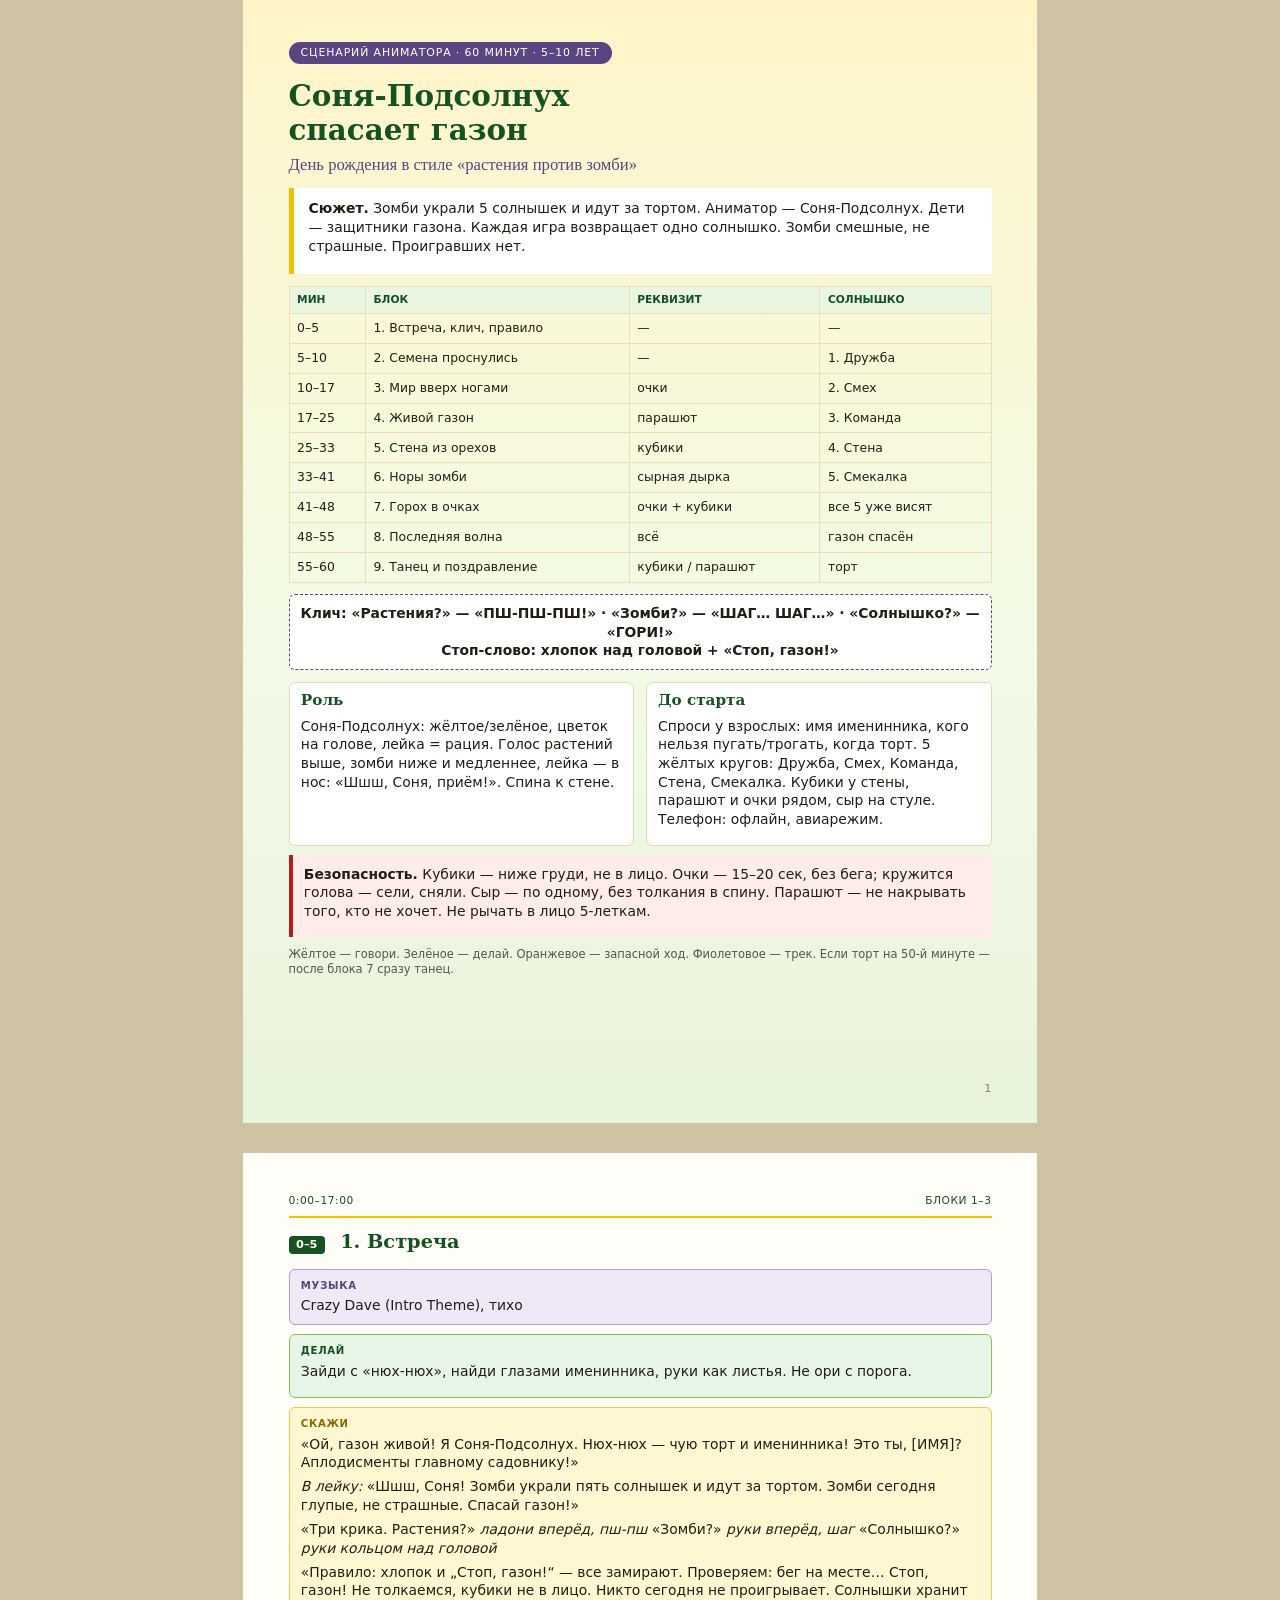
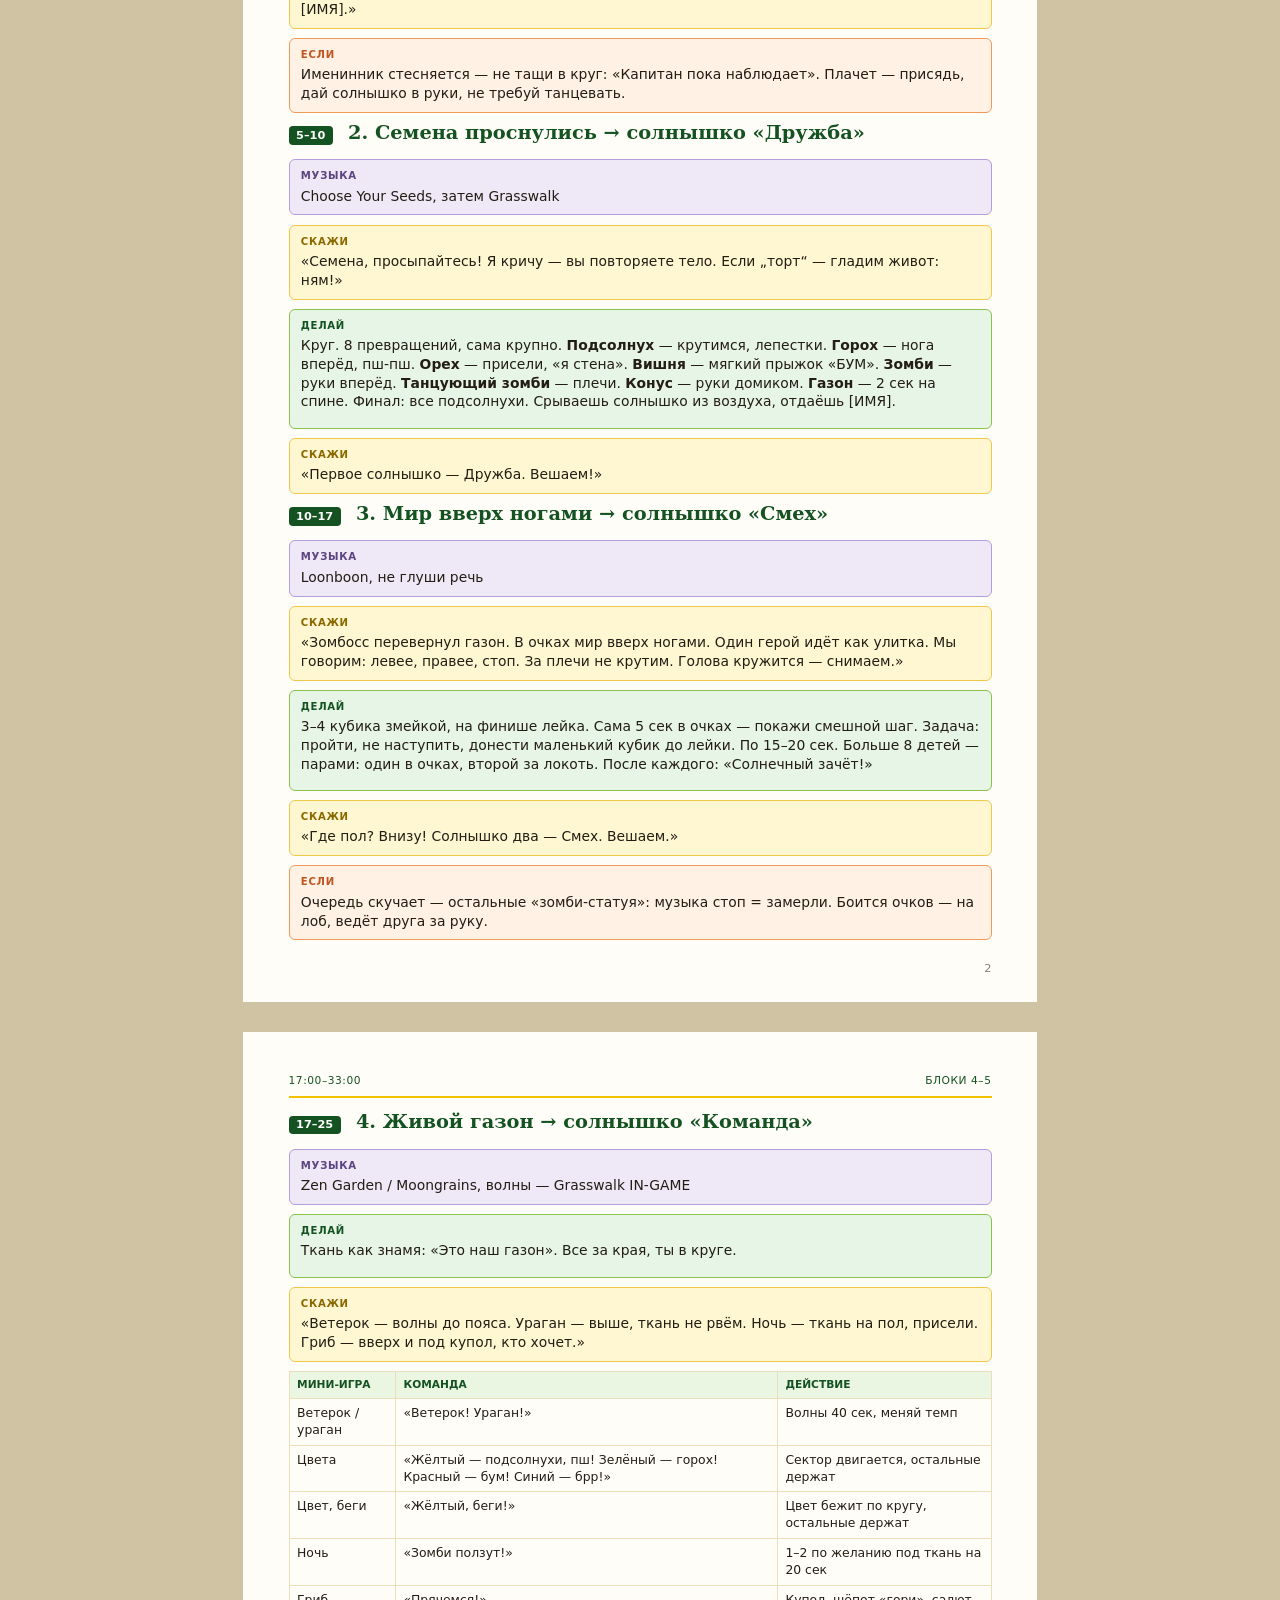
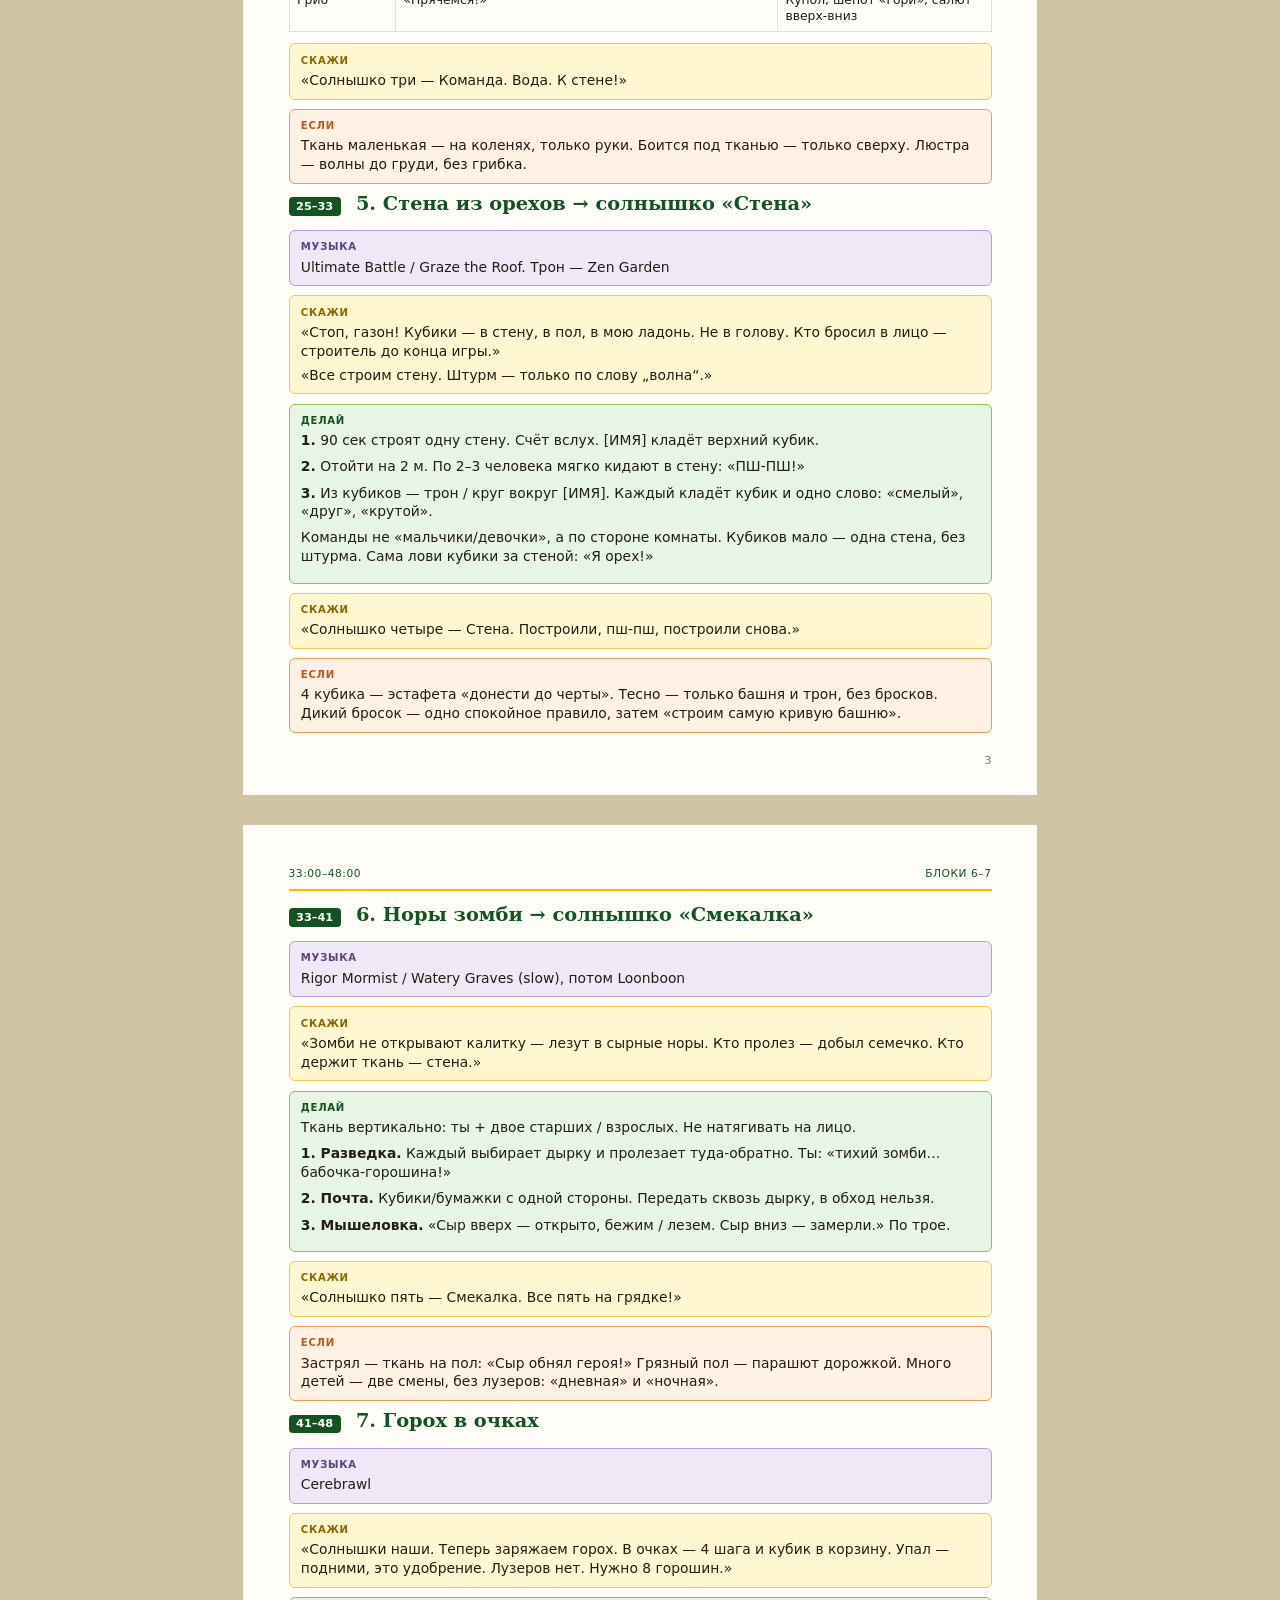
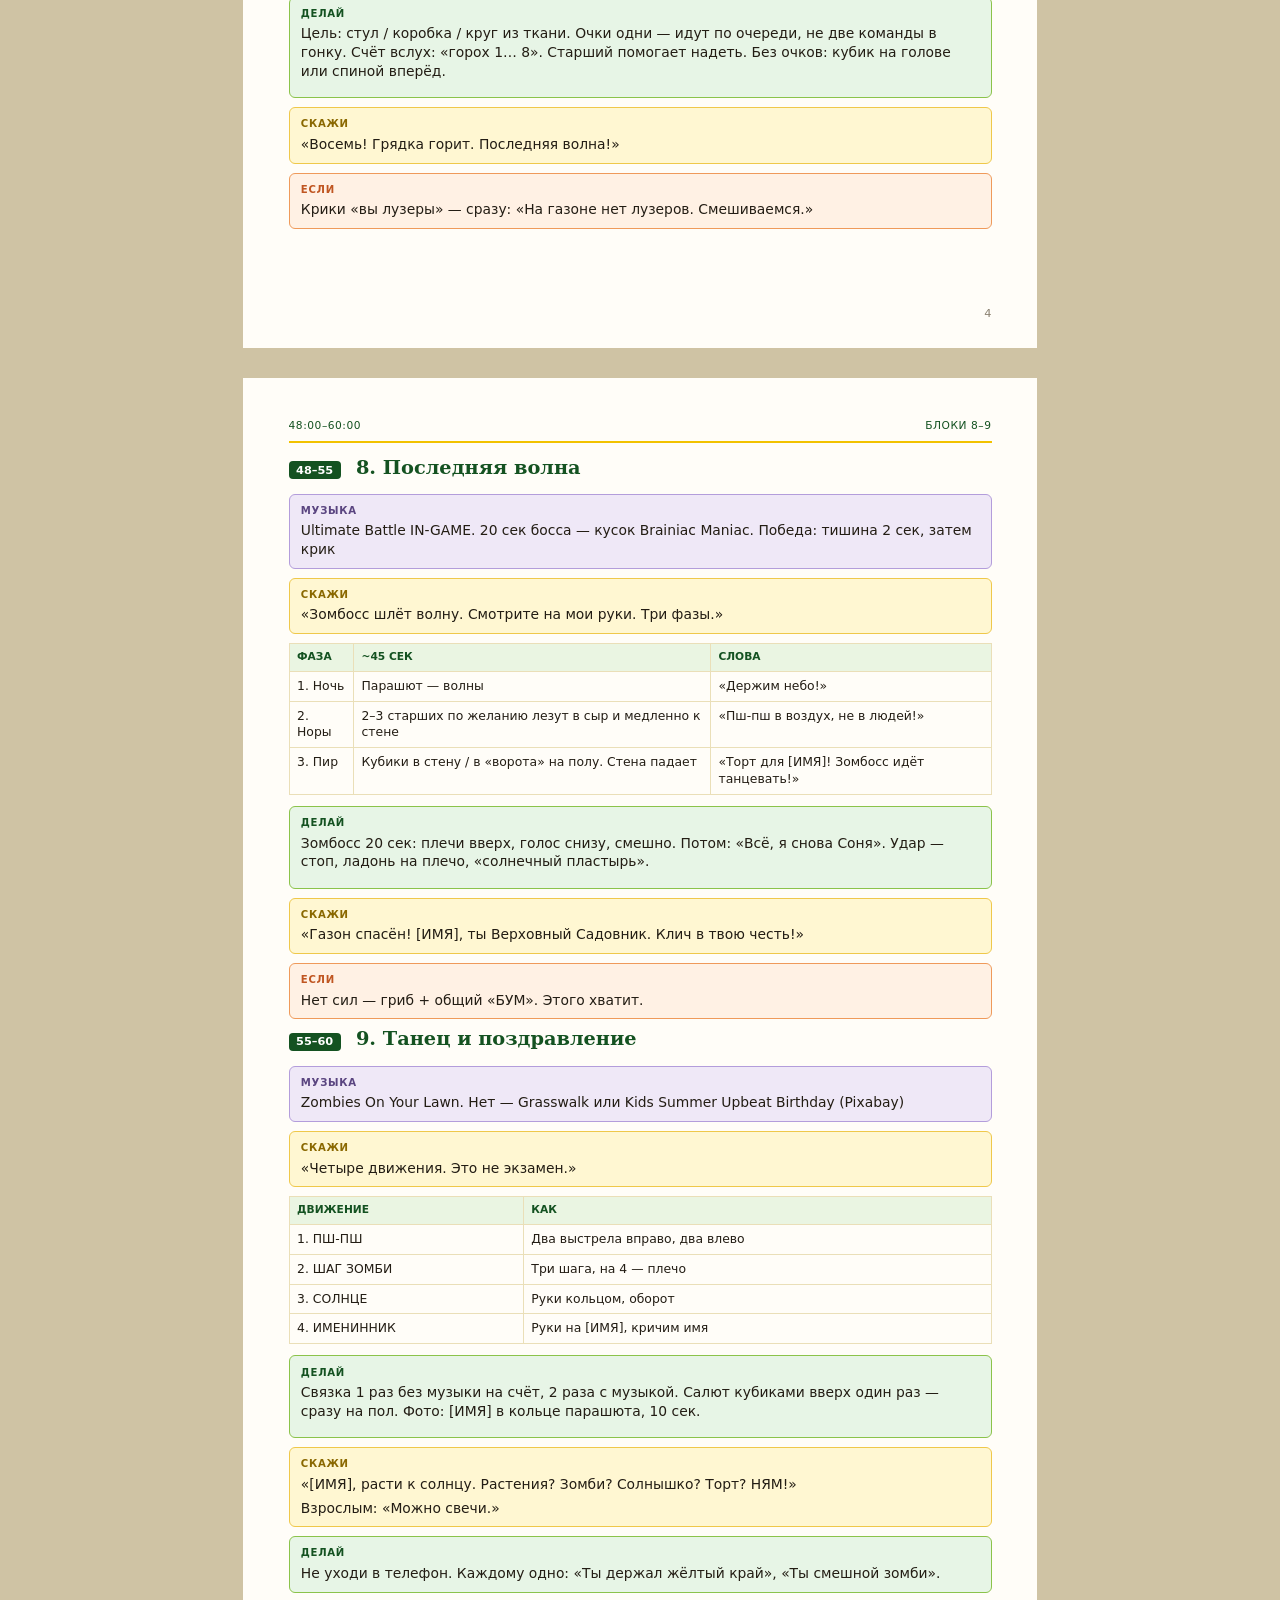
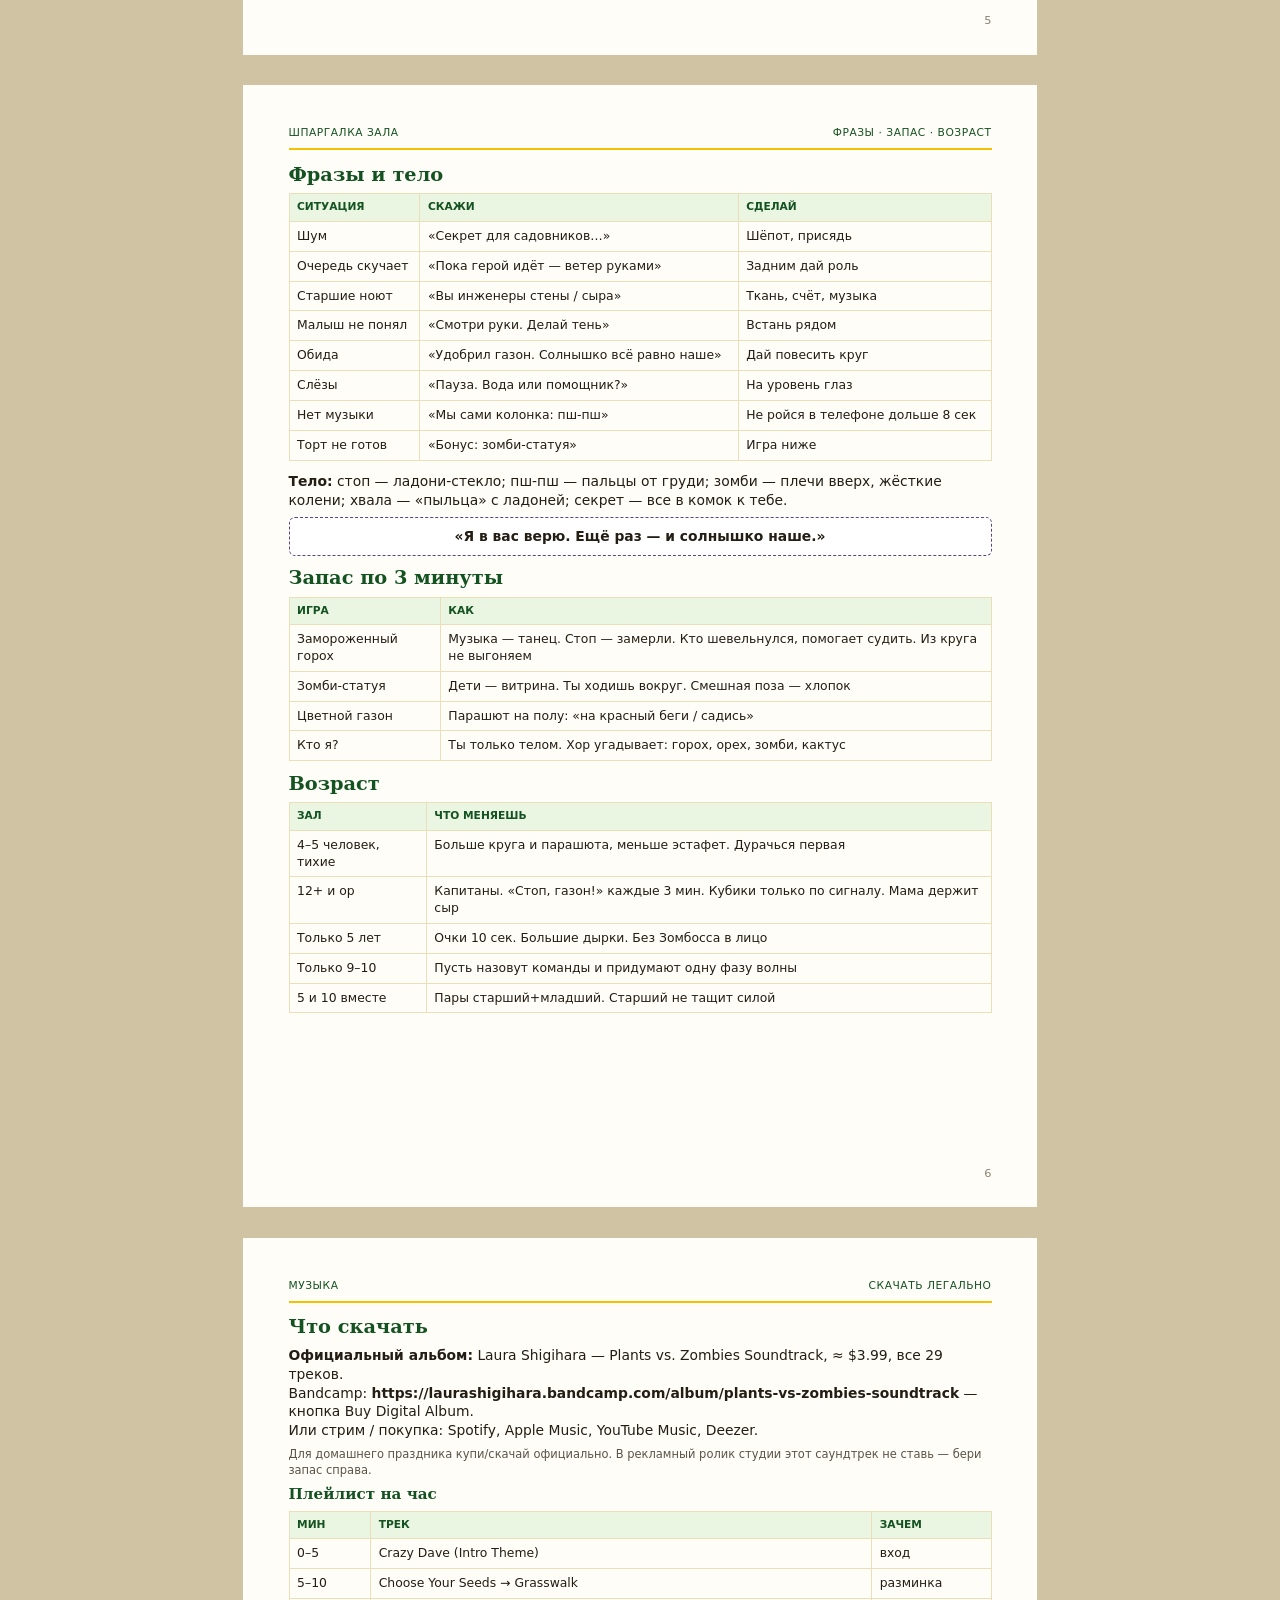
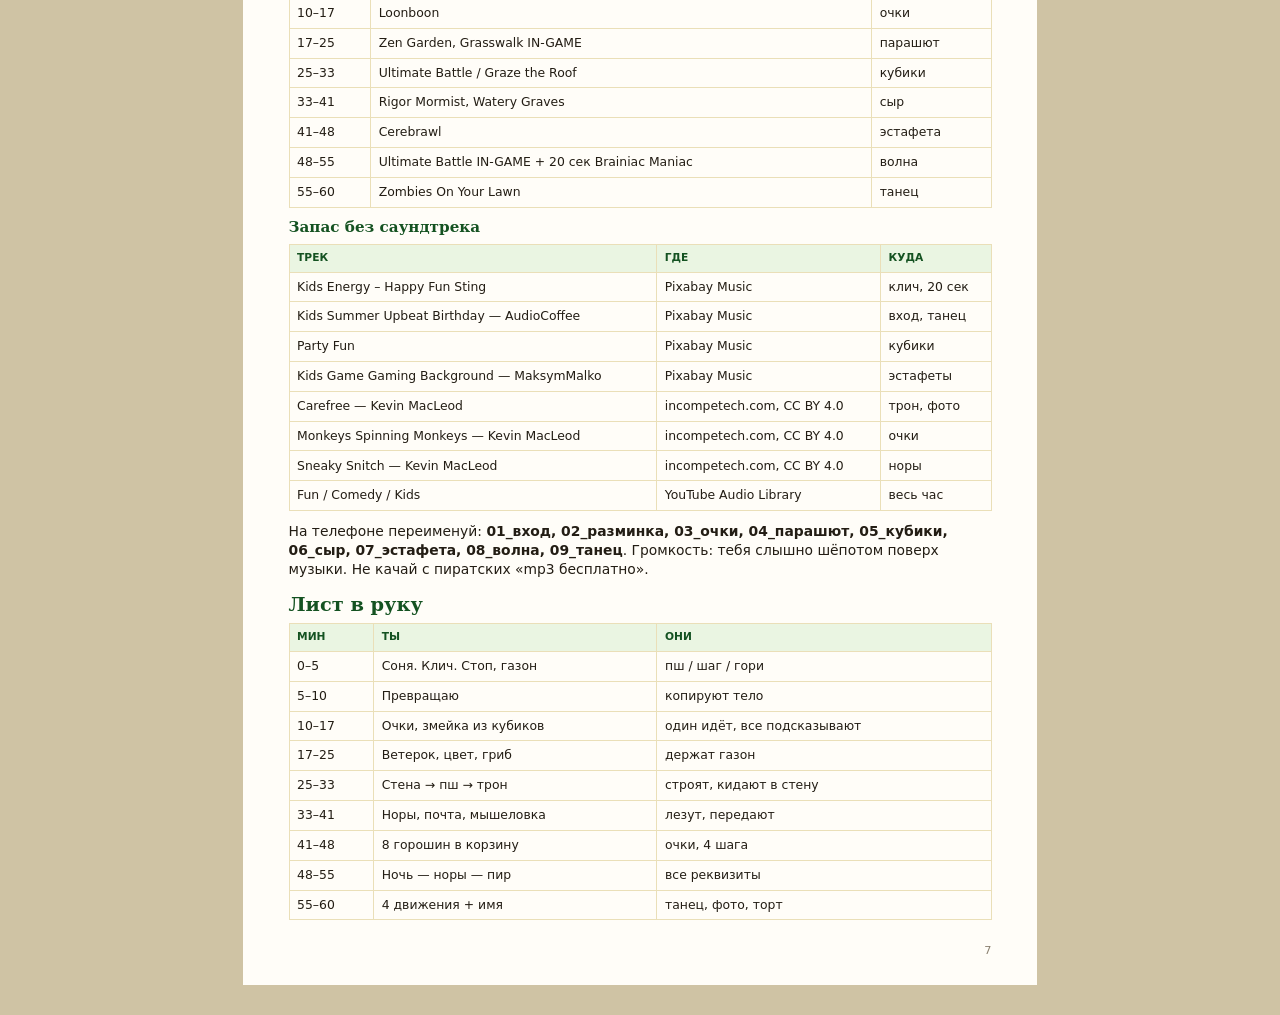
<file: scenario/index.html>
<!DOCTYPE html>
<html lang="ru">
<head>
  <meta charset="utf-8">
  <title>Сценарий: Соня-Подсолнух спасает газон</title>
  <link rel="stylesheet" href="styles.css">
</head>
<body>

<section class="page cover" data-folio="1">
  <div class="badge">Сценарий аниматора · 60 минут · 5–10 лет</div>
  <h1 style="margin-top:4mm">Соня-Подсолнух<br>спасает газон</h1>
  <p class="sub">День рождения в стиле «растения против зомби»</p>
  <div class="plot">
    <p><b>Сюжет.</b> Зомби украли 5 солнышек и идут за тортом. Аниматор — Соня-Подсолнух. Дети — защитники газона. Каждая игра возвращает одно солнышко. Зомби смешные, не страшные. Проигравших нет.</p>
  </div>
  <table>
    <tr><th>Мин</th><th>Блок</th><th>Реквизит</th><th>Солнышко</th></tr>
    <tr><td>0–5</td><td>1. Встреча, клич, правило</td><td>—</td><td>—</td></tr>
    <tr><td>5–10</td><td>2. Семена проснулись</td><td>—</td><td>1. Дружба</td></tr>
    <tr><td>10–17</td><td>3. Мир вверх ногами</td><td>очки</td><td>2. Смех</td></tr>
    <tr><td>17–25</td><td>4. Живой газон</td><td>парашют</td><td>3. Команда</td></tr>
    <tr><td>25–33</td><td>5. Стена из орехов</td><td>кубики</td><td>4. Стена</td></tr>
    <tr><td>33–41</td><td>6. Норы зомби</td><td>сырная дырка</td><td>5. Смекалка</td></tr>
    <tr><td>41–48</td><td>7. Горох в очках</td><td>очки + кубики</td><td>все 5 уже висят</td></tr>
    <tr><td>48–55</td><td>8. Последняя волна</td><td>всё</td><td>газон спасён</td></tr>
    <tr><td>55–60</td><td>9. Танец и поздравление</td><td>кубики / парашют</td><td>торт</td></tr>
  </table>
  <div class="klich">Клич: «Растения?» — «ПШ-ПШ-ПШ!» · «Зомби?» — «ШАГ… ШАГ…» · «Солнышко?» — «ГОРИ!»<br>Стоп-слово: хлопок над головой + «Стоп, газон!»</div>
  <div class="two">
    <div class="box">
      <h3>Роль</h3>
      <p>Соня-Подсолнух: жёлтое/зелёное, цветок на голове, лейка = рация. Голос растений выше, зомби ниже и медленнее, лейка — в нос: «Шшш, Соня, приём!». Спина к стене.</p>
    </div>
    <div class="box">
      <h3>До старта</h3>
      <p>Спроси у взрослых: имя именинника, кого нельзя пугать/трогать, когда торт. 5 жёлтых кругов: Дружба, Смех, Команда, Стена, Смекалка. Кубики у стены, парашют и очки рядом, сыр на стуле. Телефон: офлайн, авиарежим.</p>
    </div>
  </div>
  <div class="warn">
    <p><b>Безопасность.</b> Кубики — ниже груди, не в лицо. Очки — 15–20 сек, без бега; кружится голова — сели, сняли. Сыр — по одному, без толкания в спину. Парашют — не накрывать того, кто не хочет. Не рычать в лицо 5-леткам.</p>
  </div>
  <p class="small">Жёлтое — говори. Зелёное — делай. Оранжевое — запасной ход. Фиолетовое — трек. Если торт на 50-й минуте — после блока 7 сразу танец.</p>
</section>

<section class="page" data-folio="2">
  <div class="running"><span>0:00–17:00</span><span>Блоки 1–3</span></div>

  <div class="head"><span class="time">0–5</span><h2>1. Встреча</h2></div>
  <div class="music">Crazy Dave (Intro Theme), тихо</div>
  <div class="do">
    <p>Зайди с «нюх-нюх», найди глазами именинника, руки как листья. Не ори с порога.</p>
  </div>
  <div class="say">
    <p class="quote">«Ой, газон живой! Я Соня-Подсолнух. Нюх-нюх — чую торт и именинника! Это ты, [ИМЯ]? Аплодисменты главному садовнику!»</p>
    <p class="quote"><i>В лейку:</i> «Шшш, Соня! Зомби украли пять солнышек и идут за тортом. Зомби сегодня глупые, не страшные. Спасай газон!»</p>
    <p class="quote">«Три крика. Растения?» <i>ладони вперёд, пш-пш</i> «Зомби?» <i>руки вперёд, шаг</i> «Солнышко?» <i>руки кольцом над головой</i></p>
    <p class="quote">«Правило: хлопок и „Стоп, газон!“ — все замирают. Проверяем: бег на месте… Стоп, газон! Не толкаемся, кубики не в лицо. Никто сегодня не проигрывает. Солнышки хранит [ИМЯ].»</p>
  </div>
  <div class="ifbox">Именинник стесняется — не тащи в круг: «Капитан пока наблюдает». Плачет — присядь, дай солнышко в руки, не требуй танцевать.</div>

  <div class="head"><span class="time">5–10</span><h2>2. Семена проснулись → солнышко «Дружба»</h2></div>
  <div class="music">Choose Your Seeds, затем Grasswalk</div>
  <div class="say">
    <p class="quote">«Семена, просыпайтесь! Я кричу — вы повторяете тело. Если „торт“ — гладим живот: ням!»</p>
  </div>
  <div class="do">
    <p>Круг. 8 превращений, сама крупно. <b>Подсолнух</b> — крутимся, лепестки. <b>Горох</b> — нога вперёд, пш-пш. <b>Орех</b> — присели, «я стена». <b>Вишня</b> — мягкий прыжок «БУМ». <b>Зомби</b> — руки вперёд. <b>Танцующий зомби</b> — плечи. <b>Конус</b> — руки домиком. <b>Газон</b> — 2 сек на спине. Финал: все подсолнухи. Срываешь солнышко из воздуха, отдаёшь [ИМЯ].</p>
  </div>
  <div class="say"><p class="quote">«Первое солнышко — Дружба. Вешаем!»</p></div>

  <div class="head"><span class="time">10–17</span><h2>3. Мир вверх ногами → солнышко «Смех»</h2></div>
  <div class="music">Loonboon, не глуши речь</div>
  <div class="say">
    <p class="quote">«Зомбосс перевернул газон. В очках мир вверх ногами. Один герой идёт как улитка. Мы говорим: левее, правее, стоп. За плечи не крутим. Голова кружится — снимаем.»</p>
  </div>
  <div class="do">
    <p>3–4 кубика змейкой, на финише лейка. Сама 5 сек в очках — покажи смешной шаг. Задача: пройти, не наступить, донести маленький кубик до лейки. По 15–20 сек. Больше 8 детей — парами: один в очках, второй за локоть. После каждого: «Солнечный зачёт!»</p>
  </div>
  <div class="say"><p class="quote">«Где пол? Внизу! Солнышко два — Смех. Вешаем.»</p></div>
  <div class="ifbox">Очередь скучает — остальные «зомби-статуя»: музыка стоп = замерли. Боится очков — на лоб, ведёт друга за руку.</div>
</section>

<section class="page" data-folio="3">
  <div class="running"><span>17:00–33:00</span><span>Блоки 4–5</span></div>

  <div class="head"><span class="time">17–25</span><h2>4. Живой газон → солнышко «Команда»</h2></div>
  <div class="music">Zen Garden / Moongrains, волны — Grasswalk IN-GAME</div>
  <div class="do">
    <p>Ткань как знамя: «Это наш газон». Все за края, ты в круге.</p>
  </div>
  <div class="say">
    <p class="quote">«Ветерок — волны до пояса. Ураган — выше, ткань не рвём. Ночь — ткань на пол, присели. Гриб — вверх и под купол, кто хочет.»</p>
  </div>
  <table>
    <tr><th>Мини-игра</th><th>Команда</th><th>Действие</th></tr>
    <tr><td>Ветерок / ураган</td><td>«Ветерок! Ураган!»</td><td>Волны 40 сек, меняй темп</td></tr>
    <tr><td>Цвета</td><td>«Жёлтый — подсолнухи, пш! Зелёный — горох! Красный — бум! Синий — брр!»</td><td>Сектор двигается, остальные держат</td></tr>
    <tr><td>Цвет, беги</td><td>«Жёлтый, беги!»</td><td>Цвет бежит по кругу, остальные держат</td></tr>
    <tr><td>Ночь</td><td>«Зомби ползут!»</td><td>1–2 по желанию под ткань на 20 сек</td></tr>
    <tr><td>Гриб</td><td>«Прячемся!»</td><td>Купол, шёпот «гори», салют вверх-вниз</td></tr>
  </table>
  <div class="say"><p class="quote">«Солнышко три — Команда. Вода. К стене!»</p></div>
  <div class="ifbox">Ткань маленькая — на коленях, только руки. Боится под тканью — только сверху. Люстра — волны до груди, без грибка.</div>

  <div class="head"><span class="time">25–33</span><h2>5. Стена из орехов → солнышко «Стена»</h2></div>
  <div class="music">Ultimate Battle / Graze the Roof. Трон — Zen Garden</div>
  <div class="say">
    <p class="quote">«Стоп, газон! Кубики — в стену, в пол, в мою ладонь. Не в голову. Кто бросил в лицо — строитель до конца игры.»</p>
    <p class="quote">«Все строим стену. Штурм — только по слову „волна“.»</p>
  </div>
  <div class="do">
    <p><b>1.</b> 90 сек строят одну стену. Счёт вслух. [ИМЯ] кладёт верхний кубик.</p>
    <p><b>2.</b> Отойти на 2 м. По 2–3 человека мягко кидают в стену: «ПШ-ПШ!»</p>
    <p><b>3.</b> Из кубиков — трон / круг вокруг [ИМЯ]. Каждый кладёт кубик и одно слово: «смелый», «друг», «крутой».</p>
    <p>Команды не «мальчики/девочки», а по стороне комнаты. Кубиков мало — одна стена, без штурма. Сама лови кубики за стеной: «Я орех!»</p>
  </div>
  <div class="say"><p class="quote">«Солнышко четыре — Стена. Построили, пш-пш, построили снова.»</p></div>
  <div class="ifbox">4 кубика — эстафета «донести до черты». Тесно — только башня и трон, без бросков. Дикий бросок — одно спокойное правило, затем «строим самую кривую башню».</div>
</section>

<section class="page" data-folio="4">
  <div class="running"><span>33:00–48:00</span><span>Блоки 6–7</span></div>

  <div class="head"><span class="time">33–41</span><h2>6. Норы зомби → солнышко «Смекалка»</h2></div>
  <div class="music">Rigor Mormist / Watery Graves (slow), потом Loonboon</div>
  <div class="say">
    <p class="quote">«Зомби не открывают калитку — лезут в сырные норы. Кто пролез — добыл семечко. Кто держит ткань — стена.»</p>
  </div>
  <div class="do">
    <p>Ткань вертикально: ты + двое старших / взрослых. Не натягивать на лицо.</p>
    <p><b>1. Разведка.</b> Каждый выбирает дырку и пролезает туда-обратно. Ты: «тихий зомби… бабочка-горошина!»</p>
    <p><b>2. Почта.</b> Кубики/бумажки с одной стороны. Передать сквозь дырку, в обход нельзя.</p>
    <p><b>3. Мышеловка.</b> «Сыр вверх — открыто, бежим / лезем. Сыр вниз — замерли.» По трое.</p>
  </div>
  <div class="say"><p class="quote">«Солнышко пять — Смекалка. Все пять на грядке!»</p></div>
  <div class="ifbox">Застрял — ткань на пол: «Сыр обнял героя!» Грязный пол — парашют дорожкой. Много детей — две смены, без лузеров: «дневная» и «ночная».</div>

  <div class="head"><span class="time">41–48</span><h2>7. Горох в очках</h2></div>
  <div class="music">Cerebrawl</div>
  <div class="say">
    <p class="quote">«Солнышки наши. Теперь заряжаем горох. В очках — 4 шага и кубик в корзину. Упал — подними, это удобрение. Лузеров нет. Нужно 8 горошин.»</p>
  </div>
  <div class="do">
    <p>Цель: стул / коробка / круг из ткани. Очки одни — идут по очереди, не две команды в гонку. Счёт вслух: «горох 1… 8». Старший помогает надеть. Без очков: кубик на голове или спиной вперёд.</p>
  </div>
  <div class="say"><p class="quote">«Восемь! Грядка горит. Последняя волна!»</p></div>
  <div class="ifbox">Крики «вы лузеры» — сразу: «На газоне нет лузеров. Смешиваемся.»</div>
</section>

<section class="page" data-folio="5">
  <div class="running"><span>48:00–60:00</span><span>Блоки 8–9</span></div>

  <div class="head"><span class="time">48–55</span><h2>8. Последняя волна</h2></div>
  <div class="music">Ultimate Battle IN-GAME. 20 сек босса — кусок Brainiac Maniac. Победа: тишина 2 сек, затем крик</div>
  <div class="say">
    <p class="quote">«Зомбосс шлёт волну. Смотрите на мои руки. Три фазы.»</p>
  </div>
  <table>
    <tr><th>Фаза</th><th>~45 сек</th><th>Слова</th></tr>
    <tr><td>1. Ночь</td><td>Парашют — волны</td><td>«Держим небо!»</td></tr>
    <tr><td>2. Норы</td><td>2–3 старших по желанию лезут в сыр и медленно к стене</td><td>«Пш-пш в воздух, не в людей!»</td></tr>
    <tr><td>3. Пир</td><td>Кубики в стену / в «ворота» на полу. Стена падает</td><td>«Торт для [ИМЯ]! Зомбосс идёт танцевать!»</td></tr>
  </table>
  <div class="do">
    <p>Зомбосс 20 сек: плечи вверх, голос снизу, смешно. Потом: «Всё, я снова Соня». Удар — стоп, ладонь на плечо, «солнечный пластырь».</p>
  </div>
  <div class="say"><p class="quote">«Газон спасён! [ИМЯ], ты Верховный Садовник. Клич в твою честь!»</p></div>
  <div class="ifbox">Нет сил — гриб + общий «БУМ». Этого хватит.</div>

  <div class="head"><span class="time">55–60</span><h2>9. Танец и поздравление</h2></div>
  <div class="music">Zombies On Your Lawn. Нет — Grasswalk или Kids Summer Upbeat Birthday (Pixabay)</div>
  <div class="say"><p class="quote">«Четыре движения. Это не экзамен.»</p></div>
  <table>
    <tr><th>Движение</th><th>Как</th></tr>
    <tr><td>1. ПШ-ПШ</td><td>Два выстрела вправо, два влево</td></tr>
    <tr><td>2. ШАГ ЗОМБИ</td><td>Три шага, на 4 — плечо</td></tr>
    <tr><td>3. СОЛНЦЕ</td><td>Руки кольцом, оборот</td></tr>
    <tr><td>4. ИМЕНИННИК</td><td>Руки на [ИМЯ], кричим имя</td></tr>
  </table>
  <div class="do">
    <p>Связка 1 раз без музыки на счёт, 2 раза с музыкой. Салют кубиками вверх один раз — сразу на пол. Фото: [ИМЯ] в кольце парашюта, 10 сек.</p>
  </div>
  <div class="say">
    <p class="quote">«[ИМЯ], расти к солнцу. Растения? Зомби? Солнышко? Торт? НЯМ!»</p>
    <p class="quote">Взрослым: «Можно свечи.»</p>
  </div>
  <div class="do">Не уходи в телефон. Каждому одно: «Ты держал жёлтый край», «Ты смешной зомби».</div>
</section>

<section class="page" data-folio="6">
  <div class="running"><span>Шпаргалка зала</span><span>Фразы · запас · возраст</span></div>
  <h2>Фразы и тело</h2>
  <table>
    <tr><th>Ситуация</th><th>Скажи</th><th>Сделай</th></tr>
    <tr><td>Шум</td><td>«Секрет для садовников…»</td><td>Шёпот, присядь</td></tr>
    <tr><td>Очередь скучает</td><td>«Пока герой идёт — ветер руками»</td><td>Задним дай роль</td></tr>
    <tr><td>Старшие ноют</td><td>«Вы инженеры стены / сыра»</td><td>Ткань, счёт, музыка</td></tr>
    <tr><td>Малыш не понял</td><td>«Смотри руки. Делай тень»</td><td>Встань рядом</td></tr>
    <tr><td>Обида</td><td>«Удобрил газон. Солнышко всё равно наше»</td><td>Дай повесить круг</td></tr>
    <tr><td>Слёзы</td><td>«Пауза. Вода или помощник?»</td><td>На уровень глаз</td></tr>
    <tr><td>Нет музыки</td><td>«Мы сами колонка: пш-пш»</td><td>Не ройся в телефоне дольше 8 сек</td></tr>
    <tr><td>Торт не готов</td><td>«Бонус: зомби-статуя»</td><td>Игра ниже</td></tr>
  </table>
  <p><b>Тело:</b> стоп — ладони-стекло; пш-пш — пальцы от груди; зомби — плечи вверх, жёсткие колени; хвала — «пыльца» с ладоней; секрет — все в комок к тебе.</p>
  <p class="klich">«Я в вас верю. Ещё раз — и солнышко наше.»</p>

  <h2>Запас по 3 минуты</h2>
  <table>
    <tr><th>Игра</th><th>Как</th></tr>
    <tr><td>Замороженный горох</td><td>Музыка — танец. Стоп — замерли. Кто шевельнулся, помогает судить. Из круга не выгоняем</td></tr>
    <tr><td>Зомби-статуя</td><td>Дети — витрина. Ты ходишь вокруг. Смешная поза — хлопок</td></tr>
    <tr><td>Цветной газон</td><td>Парашют на полу: «на красный беги / садись»</td></tr>
    <tr><td>Кто я?</td><td>Ты только телом. Хор угадывает: горох, орех, зомби, кактус</td></tr>
  </table>

  <h2>Возраст</h2>
  <table>
    <tr><th>Зал</th><th>Что меняешь</th></tr>
    <tr><td>4–5 человек, тихие</td><td>Больше круга и парашюта, меньше эстафет. Дурачься первая</td></tr>
    <tr><td>12+ и ор</td><td>Капитаны. «Стоп, газон!» каждые 3 мин. Кубики только по сигналу. Мама держит сыр</td></tr>
    <tr><td>Только 5 лет</td><td>Очки 10 сек. Большие дырки. Без Зомбосса в лицо</td></tr>
    <tr><td>Только 9–10</td><td>Пусть назовут команды и придумают одну фазу волны</td></tr>
    <tr><td>5 и 10 вместе</td><td>Пары старший+младший. Старший не тащит силой</td></tr>
  </table>
</section>

<section class="page" data-folio="7">
  <div class="running"><span>Музыка</span><span>Скачать легально</span></div>
  <h2>Что скачать</h2>
  <p><b>Официальный альбом:</b> Laura Shigihara — Plants vs. Zombies Soundtrack, ≈ $3.99, все 29 треков.<br>
  Bandcamp: <b>https://laurashigihara.bandcamp.com/album/plants-vs-zombies-soundtrack</b> — кнопка Buy Digital Album.<br>
  Или стрим / покупка: Spotify, Apple Music, YouTube Music, Deezer.</p>
  <p class="small">Для домашнего праздника купи/скачай официально. В рекламный ролик студии этот саундтрек не ставь — бери запас справа.</p>

  <h3>Плейлист на час</h3>
  <table>
    <tr><th>Мин</th><th>Трек</th><th>Зачем</th></tr>
    <tr><td>0–5</td><td>Crazy Dave (Intro Theme)</td><td>вход</td></tr>
    <tr><td>5–10</td><td>Choose Your Seeds → Grasswalk</td><td>разминка</td></tr>
    <tr><td>10–17</td><td>Loonboon</td><td>очки</td></tr>
    <tr><td>17–25</td><td>Zen Garden, Grasswalk IN-GAME</td><td>парашют</td></tr>
    <tr><td>25–33</td><td>Ultimate Battle / Graze the Roof</td><td>кубики</td></tr>
    <tr><td>33–41</td><td>Rigor Mormist, Watery Graves</td><td>сыр</td></tr>
    <tr><td>41–48</td><td>Cerebrawl</td><td>эстафета</td></tr>
    <tr><td>48–55</td><td>Ultimate Battle IN-GAME + 20 сек Brainiac Maniac</td><td>волна</td></tr>
    <tr><td>55–60</td><td>Zombies On Your Lawn</td><td>танец</td></tr>
  </table>

  <h3>Запас без саундтрека</h3>
  <table>
    <tr><th>Трек</th><th>Где</th><th>Куда</th></tr>
    <tr><td>Kids Energy – Happy Fun Sting</td><td>Pixabay Music</td><td>клич, 20 сек</td></tr>
    <tr><td>Kids Summer Upbeat Birthday — AudioCoffee</td><td>Pixabay Music</td><td>вход, танец</td></tr>
    <tr><td>Party Fun</td><td>Pixabay Music</td><td>кубики</td></tr>
    <tr><td>Kids Game Gaming Background — MaksymMalko</td><td>Pixabay Music</td><td>эстафеты</td></tr>
    <tr><td>Carefree — Kevin MacLeod</td><td>incompetech.com, CC BY 4.0</td><td>трон, фото</td></tr>
    <tr><td>Monkeys Spinning Monkeys — Kevin MacLeod</td><td>incompetech.com, CC BY 4.0</td><td>очки</td></tr>
    <tr><td>Sneaky Snitch — Kevin MacLeod</td><td>incompetech.com, CC BY 4.0</td><td>норы</td></tr>
    <tr><td>Fun / Comedy / Kids</td><td>YouTube Audio Library</td><td>весь час</td></tr>
  </table>
  <p>На телефоне переименуй: <b>01_вход, 02_разминка, 03_очки, 04_парашют, 05_кубики, 06_сыр, 07_эстафета, 08_волна, 09_танец</b>. Громкость: тебя слышно шёпотом поверх музыки. Не качай с пиратских «mp3 бесплатно».</p>

  <h2 style="margin-top:4mm">Лист в руку</h2>
  <table>
    <tr><th>Мин</th><th>Ты</th><th>Они</th></tr>
    <tr><td>0–5</td><td>Соня. Клич. Стоп, газон</td><td>пш / шаг / гори</td></tr>
    <tr><td>5–10</td><td>Превращаю</td><td>копируют тело</td></tr>
    <tr><td>10–17</td><td>Очки, змейка из кубиков</td><td>один идёт, все подсказывают</td></tr>
    <tr><td>17–25</td><td>Ветерок, цвет, гриб</td><td>держат газон</td></tr>
    <tr><td>25–33</td><td>Стена → пш → трон</td><td>строят, кидают в стену</td></tr>
    <tr><td>33–41</td><td>Норы, почта, мышеловка</td><td>лезут, передают</td></tr>
    <tr><td>41–48</td><td>8 горошин в корзину</td><td>очки, 4 шага</td></tr>
    <tr><td>48–55</td><td>Ночь — норы — пир</td><td>все реквизиты</td></tr>
    <tr><td>55–60</td><td>4 движения + имя</td><td>танец, фото, торт</td></tr>
  </table>
</section>

</body>
</html>
</file>
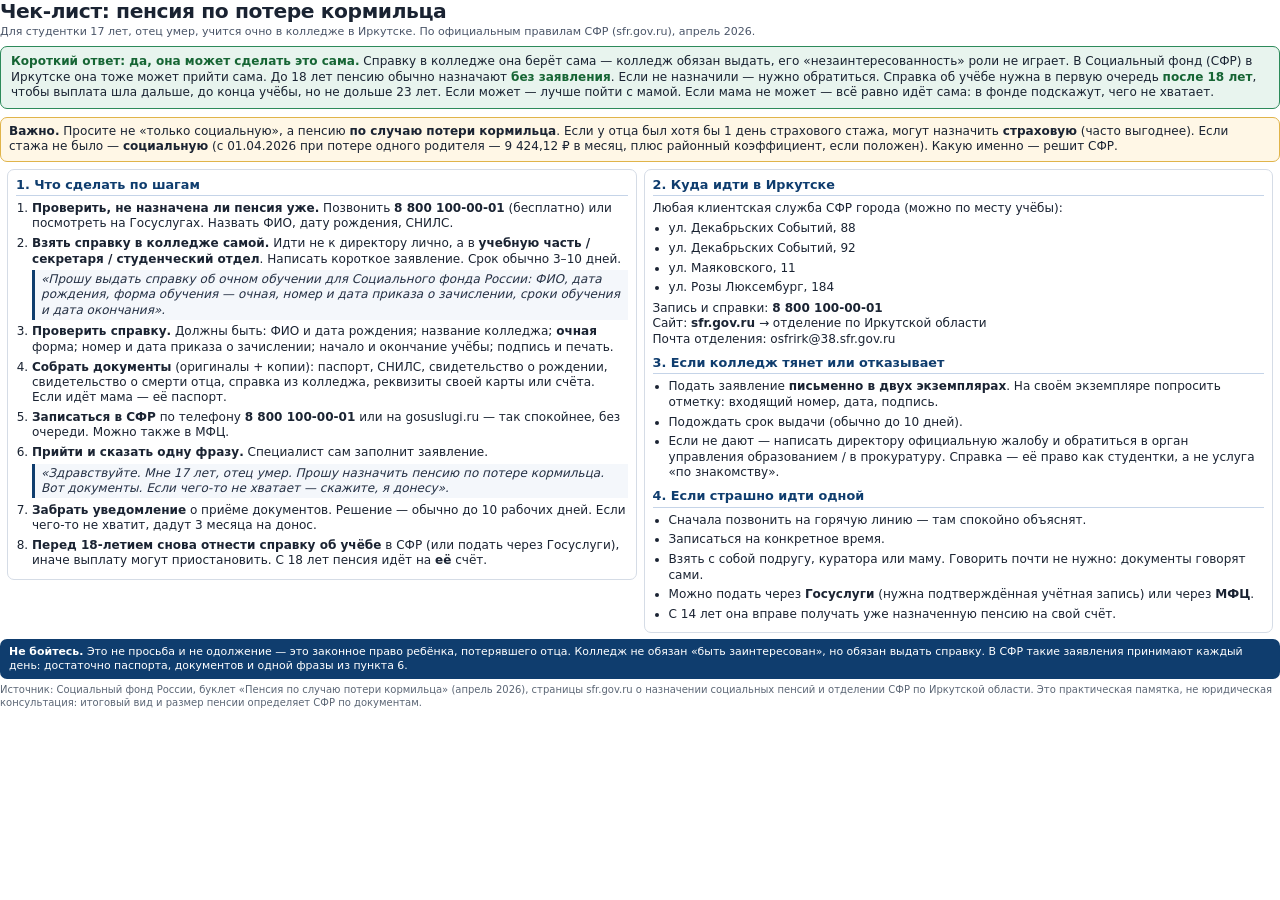
<file: docs/chek-list-pensiya-poterya-kormiltsa.html>
<!DOCTYPE html>
<html lang="ru">
<head>
<meta charset="utf-8">
<title>Чек-лист: пенсия по потере кормильца, Иркутск</title>
<style>
  @page { size: A4; margin: 9mm 10mm 9mm 10mm; }
  * { box-sizing: border-box; }
  html, body {
    margin: 0; padding: 0;
    font-family: "DejaVu Sans", "Liberation Sans", "Noto Sans", sans-serif;
    color: #1a2332;
    font-size: 9.05pt;
    line-height: 1.28;
  }
  h1 {
    margin: 0 0 2px 0;
    font-size: 15.2pt;
    letter-spacing: -0.02em;
    line-height: 1.15;
  }
  .sub {
    margin: 0 0 7px 0;
    color: #4a5568;
    font-size: 8.3pt;
  }
  .answer {
    background: #e8f4ee;
    border: 1.4px solid #2d8a5a;
    border-radius: 7px;
    padding: 7px 10px 7px 10px;
    margin: 0 0 8px 0;
  }
  .answer b { color: #166534; }
  .cols { display: table; width: 100%; border-spacing: 7px 0; margin: 0 0 6px 0; }
  .col { display: table-cell; width: 50%; vertical-align: top; }
  .box {
    border: 1px solid #d5dce6;
    border-radius: 7px;
    padding: 7px 8px 6px 8px;
    background: #fff;
    height: 100%;
  }
  h2 {
    margin: 0 0 5px 0;
    font-size: 9.6pt;
    color: #0f3d6e;
    border-bottom: 1.5px solid #c5d4e8;
    padding-bottom: 2px;
  }
  ol, ul { margin: 0; padding-left: 16px; }
  li { margin: 0 0 4.2px 0; }
  .step-num {
    display: inline-block;
    background: #0f3d6e;
    color: #fff;
    border-radius: 50%;
    width: 13px; height: 13px;
    text-align: center;
    font-size: 7.4pt;
    line-height: 13px;
    font-weight: 700;
    margin-right: 2px;
  }
  .say {
    background: #f4f7fb;
    border-left: 3px solid #0f3d6e;
    padding: 2px 6px;
    margin: 3px 0 0 0;
    font-style: italic;
    color: #243044;
  }
  .warn {
    background: #fff7e6;
    border: 1px solid #e0b44a;
    border-radius: 7px;
    padding: 6px 8px;
    margin: 0 0 7px 0;
  }
  .foot {
    background: #0f3d6e;
    color: #fff;
    border-radius: 7px;
    padding: 6px 9px;
    font-size: 8.2pt;
  }
  .foot a, .foot span.w { color: #d6e8ff; }
  .tiny { color: #5b6675; font-size: 7.5pt; margin-top: 5px; }
  .chk { color: #166534; font-weight: 700; }
  .muted { color: #4a5568; }
</style>
</head>
<body>

<h1>Чек-лист: пенсия по потере кормильца</h1>
<p class="sub">Для студентки 17 лет, отец умер, учится очно в колледже в Иркутске. По официальным правилам СФР (sfr.gov.ru), апрель 2026.</p>

<div class="answer">
  <b>Короткий ответ: да, она может сделать это сама.</b>
  Справку в колледже она берёт сама — колледж обязан выдать, его «незаинтересованность» роли не играет.
  В Социальный фонд (СФР) в Иркутске она тоже может прийти сама.
  До 18 лет пенсию обычно назначают <b>без заявления</b>. Если не назначили — нужно обратиться.
  Справка об учёбе нужна в первую очередь <b>после 18 лет</b>, чтобы выплата шла дальше, до конца учёбы, но не дольше 23 лет.
  Если может — лучше пойти с мамой. Если мама не может — всё равно идёт сама: в фонде подскажут, чего не хватает.
</div>

<div class="warn">
  <b>Важно.</b> Просите не «только социальную», а пенсию <b>по случаю потери кормильца</b>.
  Если у отца был хотя бы 1 день страхового стажа, могут назначить <b>страховую</b> (часто выгоднее).
  Если стажа не было — <b>социальную</b> (с 01.04.2026 при потере одного родителя — 9&nbsp;424,12 ₽ в месяц, плюс районный коэффициент, если положен).
  Какую именно — решит СФР.
</div>

<div class="cols">
  <div class="col">
    <div class="box">
      <h2>1. Что сделать по шагам</h2>
      <ol>
        <li><b>Проверить, не назначена ли пенсия уже.</b> Позвонить <b>8&nbsp;800&nbsp;100-00-01</b> (бесплатно) или посмотреть на Госуслугах. Назвать ФИО, дату рождения, СНИЛС.</li>
        <li><b>Взять справку в колледже самой.</b> Идти не к директору лично, а в <b>учебную часть / секретаря / студенческий отдел</b>. Написать короткое заявление. Срок обычно 3–10 дней.
          <div class="say">«Прошу выдать справку об очном обучении для Социального фонда России: ФИО, дата рождения, форма обучения — очная, номер и дата приказа о зачислении, сроки обучения и дата окончания».</div>
        </li>
        <li><b>Проверить справку.</b> Должны быть: ФИО и дата рождения; название колледжа; <b>очная</b> форма; номер и дата приказа о зачислении; начало и окончание учёбы; подпись и печать.</li>
        <li><b>Собрать документы</b> (оригиналы + копии): паспорт, СНИЛС, свидетельство о рождении, свидетельство о смерти отца, справка из колледжа, реквизиты своей карты или счёта. Если идёт мама — её паспорт.</li>
        <li><b>Записаться в СФР</b> по телефону <b>8&nbsp;800&nbsp;100-00-01</b> или на gosuslugi.ru — так спокойнее, без очереди. Можно также в МФЦ.</li>
        <li><b>Прийти и сказать одну фразу.</b> Специалист сам заполнит заявление.
          <div class="say">«Здравствуйте. Мне 17 лет, отец умер. Прошу назначить пенсию по потере кормильца. Вот документы. Если чего-то не хватает — скажите, я донесу».</div>
        </li>
        <li><b>Забрать уведомление</b> о приёме документов. Решение — обычно до 10 рабочих дней. Если чего-то не хватит, дадут 3 месяца на донос.</li>
        <li><b>Перед 18-летием снова отнести справку об учёбе</b> в СФР (или подать через Госуслуги), иначе выплату могут приостановить. С 18 лет пенсия идёт на <b>её</b> счёт.</li>
      </ol>
    </div>
  </div>
  <div class="col">
    <div class="box">
      <h2>2. Куда идти в Иркутске</h2>
      <p style="margin:0 0 5px 0;">Любая клиентская служба СФР города (можно по месту учёбы):</p>
      <ul>
        <li>ул. Декабрьских Событий, 88</li>
        <li>ул. Декабрьских Событий, 92</li>
        <li>ул. Маяковского, 11</li>
        <li>ул. Розы Люксембург, 184</li>
      </ul>
      <p style="margin:5px 0 0 0;">Запись и справки: <b>8&nbsp;800&nbsp;100-00-01</b><br>
      Сайт: <b>sfr.gov.ru</b> → отделение по Иркутской области<br>
      Почта отделения: osfrirk@38.sfr.gov.ru</p>

      <h2 style="margin-top:8px;">3. Если колледж тянет или отказывает</h2>
      <ul>
        <li>Подать заявление <b>письменно в двух экземплярах</b>. На своём экземпляре попросить отметку: входящий номер, дата, подпись.</li>
        <li>Подождать срок выдачи (обычно до 10 дней).</li>
        <li>Если не дают — написать директору официальную жалобу и обратиться в орган управления образованием / в прокуратуру. Справка — её право как студентки, а не услуга «по знакомству».</li>
      </ul>

      <h2 style="margin-top:8px;">4. Если страшно идти одной</h2>
      <ul>
        <li>Сначала позвонить на горячую линию — там спокойно объяснят.</li>
        <li>Записаться на конкретное время.</li>
        <li>Взять с собой подругу, куратора или маму. Говорить почти не нужно: документы говорят сами.</li>
        <li>Можно подать через <b>Госуслуги</b> (нужна подтверждённая учётная запись) или через <b>МФЦ</b>.</li>
        <li>С 14 лет она вправе получать уже назначенную пенсию на свой счёт.</li>
      </ul>
    </div>
  </div>
</div>

<div class="foot">
  <b>Не бойтесь.</b> Это не просьба и не одолжение — это законное право ребёнка, потерявшего отца.
  Колледж не обязан «быть заинтересован», но обязан выдать справку.
  В СФР такие заявления принимают каждый день: достаточно паспорта, документов и одной фразы из пункта 6.
</div>
<p class="tiny">Источник: Социальный фонд России, буклет «Пенсия по случаю потери кормильца» (апрель 2026), страницы sfr.gov.ru о назначении социальных пенсий и отделении СФР по Иркутской области. Это практическая памятка, не юридическая консультация: итоговый вид и размер пенсии определяет СФР по документам.</p>

</body>
</html>
</file>
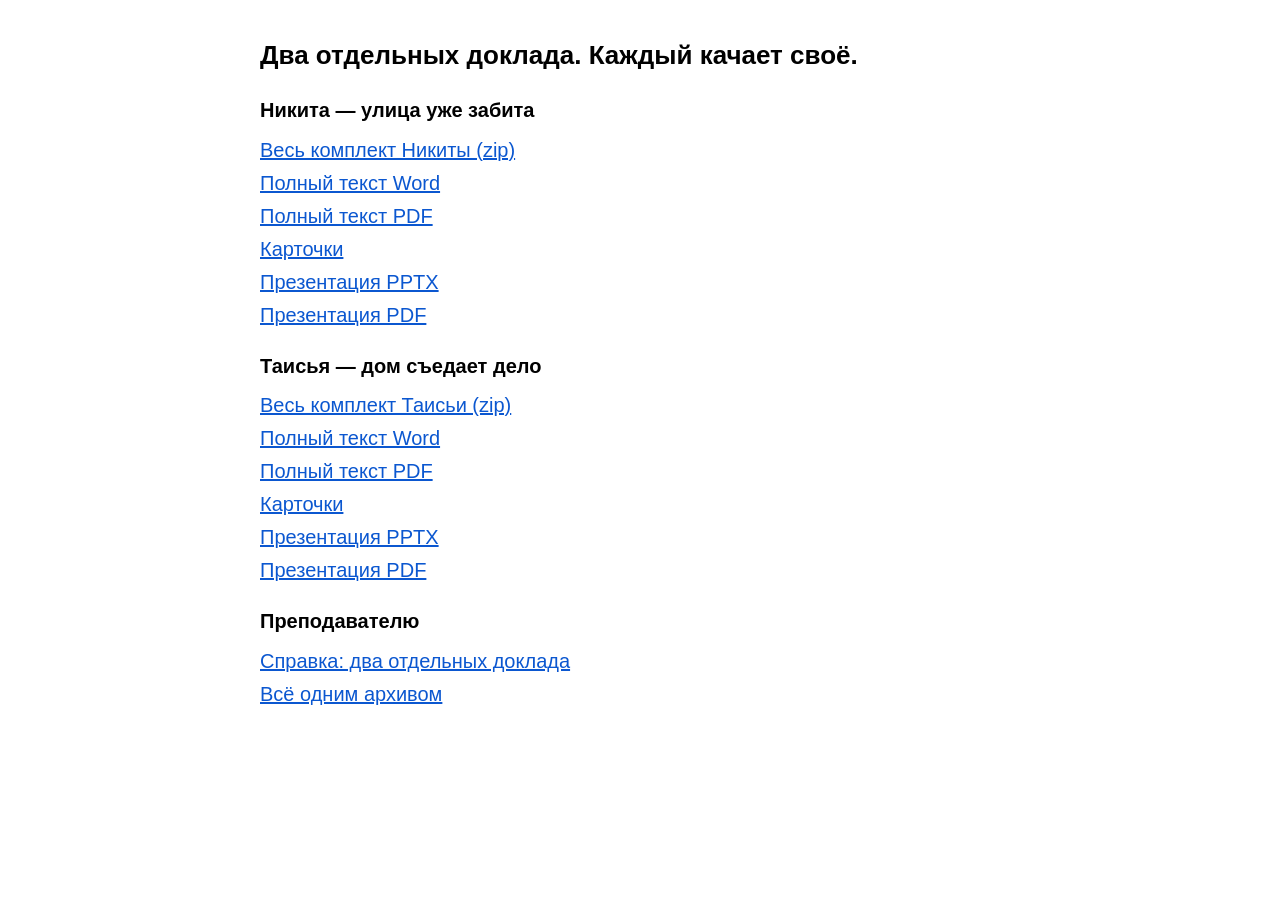
<file: vystuplenie-itk/ССЫЛКИ.html>
<!DOCTYPE html>
<html lang="ru">
<head>
<meta charset="utf-8">
<title>Скачать два отдельных выступления</title>
<style>
  body { font-family: Arial, sans-serif; max-width: 760px; margin: 40px auto; padding: 0 20px; }
  h1 { font-size: 26px; }
  h2 { margin-top: 28px; font-size: 20px; }
  a { display: block; font-size: 20px; margin: 10px 0; color: #0b57d0; }
</style>
</head>
<body>
<h1>Два отдельных доклада. Каждый качает своё.</h1>
<h2>Никита — улица уже забита</h2>
<a href="https://github.com/Hyakkimaru23/FirstTestTask/raw/cursor/vystuplenie-itk-92f9/vystuplenie-itk/download/nikita.zip">Весь комплект Никиты (zip)</a>
<a href="https://github.com/Hyakkimaru23/FirstTestTask/raw/cursor/vystuplenie-itk-92f9/vystuplenie-itk/download/nikita-polnyy-tekst.docx">Полный текст Word</a>
<a href="https://github.com/Hyakkimaru23/FirstTestTask/raw/cursor/vystuplenie-itk-92f9/vystuplenie-itk/download/nikita-polnyy-tekst.pdf">Полный текст PDF</a>
<a href="https://github.com/Hyakkimaru23/FirstTestTask/raw/cursor/vystuplenie-itk-92f9/vystuplenie-itk/download/nikita-kartochki.docx">Карточки</a>
<a href="https://github.com/Hyakkimaru23/FirstTestTask/raw/cursor/vystuplenie-itk-92f9/vystuplenie-itk/download/nikita-prezentaciya.pptx">Презентация PPTX</a>
<a href="https://github.com/Hyakkimaru23/FirstTestTask/raw/cursor/vystuplenie-itk-92f9/vystuplenie-itk/download/nikita-prezentaciya.pdf">Презентация PDF</a>
<h2>Таисья — дом съедает дело</h2>
<a href="https://github.com/Hyakkimaru23/FirstTestTask/raw/cursor/vystuplenie-itk-92f9/vystuplenie-itk/download/taisiya.zip">Весь комплект Таисьи (zip)</a>
<a href="https://github.com/Hyakkimaru23/FirstTestTask/raw/cursor/vystuplenie-itk-92f9/vystuplenie-itk/download/taisiya-polnyy-tekst.docx">Полный текст Word</a>
<a href="https://github.com/Hyakkimaru23/FirstTestTask/raw/cursor/vystuplenie-itk-92f9/vystuplenie-itk/download/taisiya-polnyy-tekst.pdf">Полный текст PDF</a>
<a href="https://github.com/Hyakkimaru23/FirstTestTask/raw/cursor/vystuplenie-itk-92f9/vystuplenie-itk/download/taisiya-kartochki.docx">Карточки</a>
<a href="https://github.com/Hyakkimaru23/FirstTestTask/raw/cursor/vystuplenie-itk-92f9/vystuplenie-itk/download/taisiya-prezentaciya.pptx">Презентация PPTX</a>
<a href="https://github.com/Hyakkimaru23/FirstTestTask/raw/cursor/vystuplenie-itk-92f9/vystuplenie-itk/download/taisiya-prezentaciya.pdf">Презентация PDF</a>
<h2>Преподавателю</h2>
<a href="https://github.com/Hyakkimaru23/FirstTestTask/raw/cursor/vystuplenie-itk-92f9/vystuplenie-itk/download/dlya-prepodavatelya.docx">Справка: два отдельных доклада</a>
<a href="https://github.com/Hyakkimaru23/FirstTestTask/raw/cursor/vystuplenie-itk-92f9/vystuplenie-itk/download/vystuplenie-itk-vse.zip">Всё одним архивом</a>
</body>
</html>
</file>
<file: scenario/styles.css>
:root {
  --lawn: #1f7a32;
  --lawn-dark: #145221;
  --lawn-soft: #e7f5e6;
  --sun: #f2c200;
  --ink: #231d14;
  --muted: #5a5348;
  --zombie: #5a4580;
  --zombie-soft: #efe8f7;
  --line: #e4d8b6;
  --paper: #fffdf8;
}

* { box-sizing: border-box; }
html, body {
  margin: 0;
  padding: 0;
  background: #cfc3a4;
  color: var(--ink);
  font: 10.4pt/1.35 "Noto Sans", "DejaVu Sans", sans-serif;
}
.page {
  width: 210mm;
  min-height: 297mm;
  margin: 0 auto 8mm;
  background: var(--paper);
  padding: 11mm 12mm 14mm;
  position: relative;
}
.page::after {
  content: attr(data-folio);
  position: absolute;
  right: 12mm;
  bottom: 7mm;
  font-size: 8.5pt;
  color: #8a8070;
}
.running {
  display: flex;
  justify-content: space-between;
  font-size: 8pt;
  letter-spacing: .05em;
  text-transform: uppercase;
  color: var(--lawn-dark);
  border-bottom: 2px solid var(--sun);
  padding-bottom: 2mm;
  margin-bottom: 3.5mm;
}
h1, h2, h3 {
  font-family: "Noto Serif", "DejaVu Serif", serif;
  line-height: 1.15;
  margin: 0 0 2mm;
  color: var(--lawn-dark);
}
h1 { font-size: 22pt; }
h2 { font-size: 14.5pt; }
h3 { font-size: 11.4pt; }
p { margin: 0 0 2mm; }
ul, ol { margin: 0 0 2mm 4.5mm; padding: 0; }
li { margin: 0 0 1mm; }
.cover {
  background: linear-gradient(180deg, #fff4c8 0%, #f3fbe6 55%, #e8f3dc 100%);
}
.badge {
  display: inline-block;
  background: var(--zombie);
  color: #fff;
  border-radius: 999px;
  padding: 1mm 3.2mm;
  font-size: 8.2pt;
  letter-spacing: .08em;
  text-transform: uppercase;
}
.sub { color: var(--zombie); font-family: "Noto Serif", serif; font-size: 12.5pt; margin: 2mm 0 3mm; }
.plot {
  background: #fff;
  border-left: 5px solid var(--sun);
  padding: 3mm 4mm;
  margin: 0 0 3mm;
}
.two, .meta-grid { display: grid; grid-template-columns: 1fr 1fr; gap: 3mm; }
.say, .do, .ifbox, .music, .box {
  border-radius: 6px;
  padding: 2.4mm 3mm;
  margin: 0 0 2.4mm;
  break-inside: avoid;
}
.say { background: #fff7d2; border: 1px solid #efc84a; }
.do { background: var(--lawn-soft); border: 1px solid #8bc34a; }
.ifbox { background: #fff1e4; border: 1px solid #ef9a5a; }
.music { background: var(--zombie-soft); border: 1px solid #b39ddb; }
.box { background: #fff; border: 1px solid var(--line); }
.say::before, .do::before, .ifbox::before, .music::before {
  display: block;
  font-size: 7.6pt;
  font-weight: 700;
  letter-spacing: .07em;
  text-transform: uppercase;
  margin-bottom: 1mm;
}
.say::before { content: "Скажи"; color: #8a6800; }
.do::before { content: "Делай"; color: var(--lawn-dark); }
.ifbox::before { content: "Если"; color: #c05621; }
.music::before { content: "Музыка"; color: var(--zombie); }
.quote { margin: 0 0 1.4mm; }
.quote:last-child { margin: 0; }
.time {
  display: inline-block;
  background: var(--lawn-dark);
  color: #fff;
  border-radius: 4px;
  padding: .4mm 2mm;
  font-size: 8.5pt;
  font-weight: 700;
  margin-right: 2mm;
}
.head { display: flex; align-items: baseline; gap: 2mm; margin: 0 0 2mm; }
table { width: 100%; border-collapse: collapse; font-size: 9.3pt; margin: 0 0 3mm; }
th, td { border: 1px solid #eadfb8; padding: 1.6mm 2mm; vertical-align: top; text-align: left; }
th { background: #eaf5e2; color: var(--lawn-dark); font-size: 8pt; text-transform: uppercase; }
.klich {
  text-align: center;
  font-weight: 700;
  border: 1px dashed var(--zombie);
  border-radius: 6px;
  padding: 2.4mm;
  background: #fff;
  margin: 0 0 3mm;
}
.small { font-size: 8.6pt; color: var(--muted); }
.warn { background: #fdecea; border-left: 4px solid #b71c1c; padding: 2.4mm 3mm; margin: 0 0 2.5mm; }
@page { size: A4; margin: 0; }
@media print {
  html, body { background: #fff; }
  .page {
    margin: 0;
    height: 297mm;
    page-break-after: always;
    break-after: page;
  }
  .page:last-child { page-break-after: auto; break-after: auto; }
}
</file>
